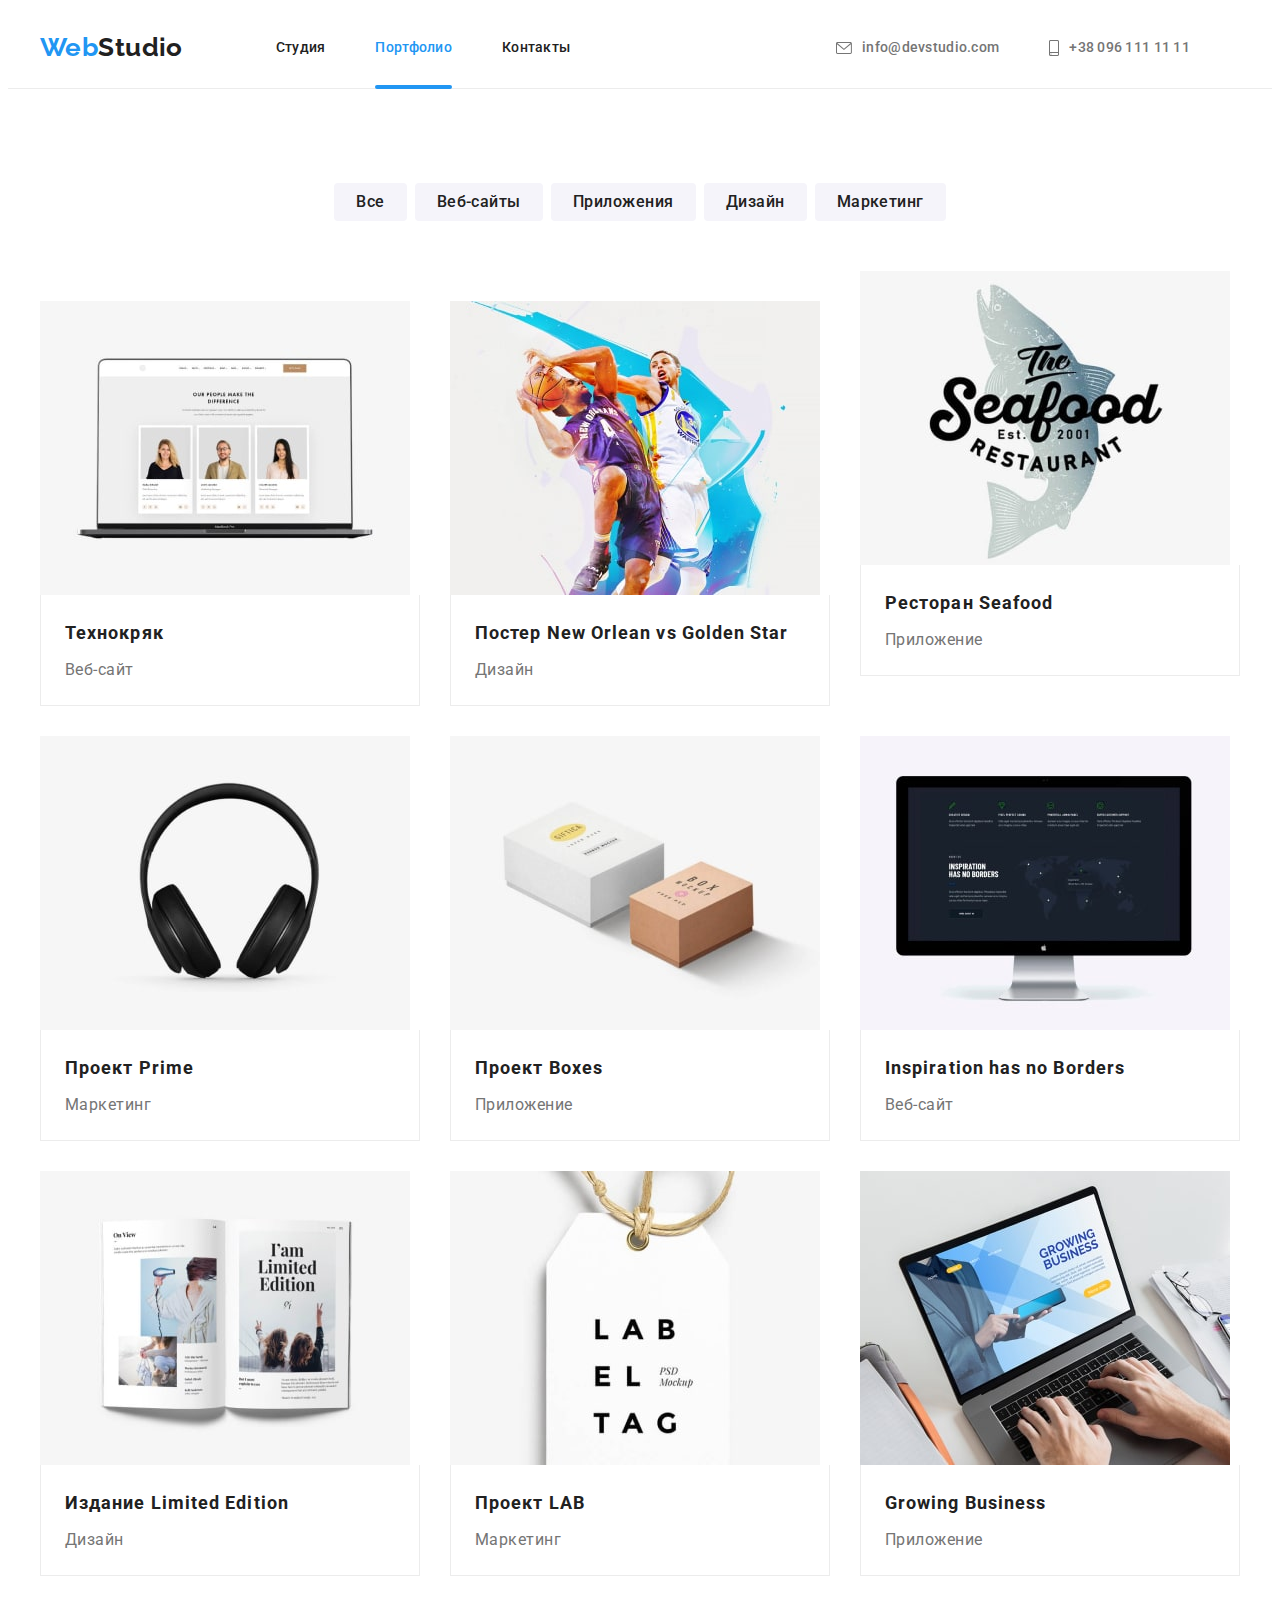
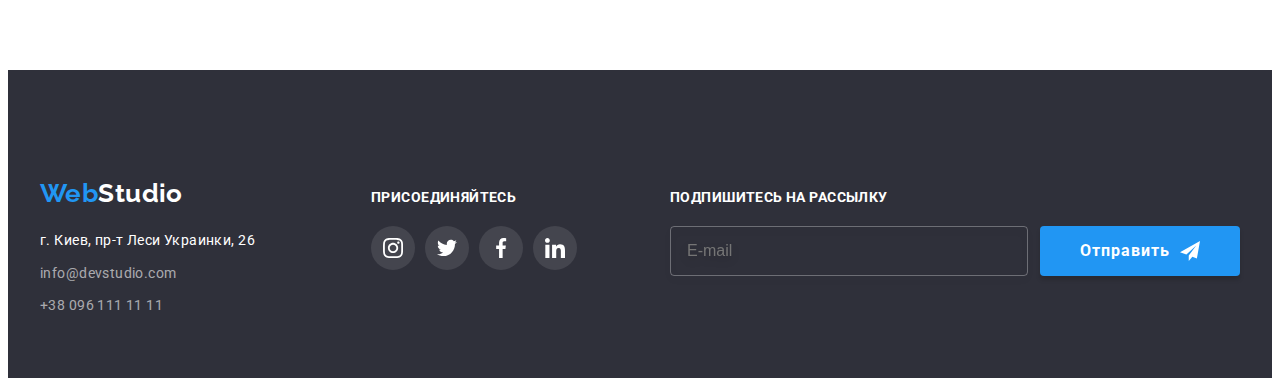
<file: portfolio.html>
<!DOCTYPE html>
<html lang="ru">
<head>
    <meta charset="UTF-8">
    <meta http-equiv="X-UA-Compatible" content="IE=edge">
    <meta name="viewport" content="width=device-width, initial-scale=1.0">
    <link rel="preconnect" href="https://fonts.googleapis.com">
    <link rel="preconnect" href="https://fonts.gstatic.com" crossorigin>
    <link href="https://fonts.googleapis.com/css2?family=Raleway:wght@700&family=Roboto:wght@400;500;700;900&display=swap" rel="stylesheet">
    <link rel="stylesheet" href="https://cdnjs.cloudflare.com/ajax/libs/modern-normalize/1.1.0/modern-normalize.min.css"
        integrity="sha512-wpPYUAdjBVSE4KJnH1VR1HeZfpl1ub8YT/NKx4PuQ5NmX2tKuGu6U/JRp5y+Y8XG2tV+wKQpNHVUX03MfMFn9Q=="
        crossorigin="anonymous" referrerpolicy="no-referrer" />
    <link rel="stylesheet" href="./css/main.min.css">
    <title>Document</title>
    
</head>
<body>
    <header class="header">
        <div class="container header__container">
            <nav class="navigation">
                <a href="./index.html" class="logo__dark"> <span class="logo">Web</span>Studio</a>
                <ul class="navigation__list">
                    <li class="navigation__item"><a class="navigation__link "
                            href="./index.html">Студия</a></li>
                    <li class="navigation__item"><a class="navigation__link navigation__link__active navigation__link__active__color" href="./portfolio.html">Портфолио</a></li>
                    <li class="navigation__item"><a class="navigation__link" href="#">Контакты</a></li>
                </ul>
            </nav>
            <ul class="navigation-contacts">
                <li class="navigation-contacts__item">
                    <a class="navigation-contacts__link" href="mailto:info@devstudio.com">
                        <svg class="navigation-contacts__icon" width="16" height="12">
                            <use href="./images/icons.svg#icon-mail"></use>
                        </svg>
                        info@devstudio.com</a>
                </li>
    
                <li class="navigation-contacts__item"><a class="navigation-contacts__link" href="tel:+380961111111">
                        <svg class="navigation-contacts__icon" width="10" height="16">
                            <use href="./images/icons.svg#icon-smartphone"></use>
                        </svg>
                        +38 096 111 11 11</a>
                </li>
            </ul>
            <button type="button" class="mob-menu__btn" data-menu-open>
                <svg class="mob-menu__icon--open" width="40" height="40">
                    <use href="./images/icons.svg#menu"></use>
                </svg></button>
        </div>
    
    
        <div class="mob-menu is-hidden" data-menu>
            <div class="mob-menu__thumb">
                <button type="button" class="mob-menu__close " data-menu-close><svg class="mob-menu__icon--close" width="40"
                        height="40">
                        <use href="./images/icons.svg#icon-close-black"></use>
                    </svg></button>
                <div class="mob-menu-top">
                    <ul class="mob-menu__nav">
                        <li class="mob-menu__item">
                            <a class="mob-menu__link " href="./index.html" rel="noreferrer">Студия</a>
                        </li>
                        <li class="mob-menu__item">
                            <a class="mob-menu__link mob-menu__link--active" href="./portfolio.html">Портфолио</a>
                        </li>
                        <li class="mob-menu__item">
                            <a class="mob-menu__link" href="">Контакты</a>
                        </li>
                    </ul>
                </div>
                <div class="mob-menu-botom">
                    <ul class="mob-menu__communication">
                        <li class="communication__item">
                            <a class="communication__link--tel" href="tel:+380991111111">
                                +38 099 111 11 11</a>
                        </li>
                        <li class="communication__item">
                            <a class="communication__link" href="mailto:info@example.com">
                                info@example.com</a>
                        </li>
                    </ul>
                    <ul class="mob-menu__community">
                        <li class="community__item"> <a class="community__link" href=""> Instagram</a></li>
                        <li class="community__item"><a class="community__link" href="">Twitter</a></li>
                        <li class="community__item"><a class="community__link" href="">Facebook</a></li>
                        <li class="community__item"><a class="community__link" href="">LinkedIn</a></li>
                    </ul>
                </div>
            </div>
        </div>
    </header>

<main>
    <section class="section">
        <div class="container">
            <h1 class="hide-title">Наши проэкты</h1>
            <ul class="filter__list">
                <li class="filter__item"><button type="button" class="filter__btn">Все</button></li>
                <li class="filter__item"><button type="button" class="filter__btn">Веб-сайты</button></li>
                <li class="filter__item"><button type="button" class="filter__btn">Приложения</button></li>
                <li class="filter__item"><button type="button" class="filter__btn">Дизайн</button></li>
                <li class="filter__item"><button type="button" class="filter__btn">Маркетинг</button></li>
            </ul>

            <ul class="portfolio">
                <li class="portfolio__item">
                    <a class="portfolio__link" href="">
                        <div class="portfolio__wrap">
                            <picture>
                                <source srcset="
                                ./images/portfolio1-desktop-1200-min.jpg 1x, 
                                ./images/portfolio1-desktop-1200-2x-min.jpg 2x" media="(min-width: 1200px)">
                                <source srcset="
                                ./images/portfolio1-tablet-768-min.jpg 1x, 
                                ./images/portfolio1-tablet-768-2x-min.jpg 2x" media="(min-width: 768px)">
                                <source srcset="
                                ./images/portfolio1-mobile-480-min.jpg 1x, 
                                ./images/portfolio1-mobile-480-2x-min.jpg 2x" media="(min-width: 480px)">
                                <img src="./images/portfolio1-desktop-1200-2x-min.jpg" alt="Фотография ноутбука">
                            </picture>
                            <p class="portfolio__text-content">Технокряк это современная площадка распространения коронавируса. Компании используют эту платформу для цифрового
                            шпионажа и атак на защищённые сервера конкурентов.</p>
                        </div>
                    <div class="portfolio__border portfolio-padding">
                        <h2 class="portfolio__title">Технокряк</h2>
                        <p class="portfolio__text">Веб-сайт</p>   
                    </div>
                </a>
                </li>

                <li class="portfolio__item">
                    <a class="portfolio__link" href="">
                        <div class="portfolio__wrap">
                                <picture>
                                <source srcset="
                                ./images/portfolio2-desktop-1200-min.jpg 1x, 
                                ./images/portfolio2-desktop-1200-2x-min.jpg 2x" media="(min-width: 1200px)">
                                <source srcset="
                                ./images/portfolio2-tablet-768-min.jpg 1x, 
                                ./images/portfolio2-tablet-768-2x-min.jpg 2x" media="(min-width: 768px)">
                                <source srcset="
                                ./images/portfolio2-mobile-480-min.jpg 1x, 
                                ./images/portfolio2-mobile-480-2x-min.jpg 2x" media="(min-width: 480px)">
                                <img src="./images/portfolio2-mobile-480-2x-min.jpg" alt="Два баскетболиста">
                            </picture>
                            <p class="portfolio__text-content">Технокряк это современная площадка распространения коронавируса. Компании используютэту платформу для цифрового
                            шпионажа и атак на защищённые сервера конкурентов.</p>
                        </div>
                    <div class="portfolio__border portfolio-padding">
                        <h2 class="portfolio__title">Постер <span lang="en">New Orlean vs Golden Star</span> </h2>
                        <p class="portfolio__text">Дизайн</p>
                    </div>
                    </a>
                </li>

                <li class="portfolio__item">
                    <a class="portfolio__link" href="">
                    <div class="portfolio__wrap">
                            <picture>
                                <source srcset="
                                ./images/portfolio3-desktop-1200-min.jpg 1x, 
                                ./images/portfolio3-desktop-1200-2x-min.jpg 2x" media="(min-width: 1200px)">
                                <source srcset="
                                ./images/portfolio3-tablet-768-min.jpg 1x, 
                                ./images/portfolio3-tablet-768-2x-min.jpg 2x" media="(min-width: 768px)">
                                <source srcset="
                                ./images/portfolio3-mobile-480-min.jpg 1x, 
                                ./images/portfolio3-mobile-480-2x-min.jpg 2x" media="(min-width: 480px)">
                                <img src="./images/portfolio3-mobile-480-2x-min.jpg" alt="Эмблема ресторана">
                            </picture>

                        <p class="portfolio__text-content">Технокряк это современная площадка распространения коронавируса. Компании используютэту платформу для цифрового
                        шпионажа и атак на защищённые сервера конкурентов.</p>
                    </div>
                    <div class="portfolio__border portfolio-padding">
                        <h2 class="portfolio__title">Ресторан <span lang="en">Seafood</span> </h2>
                        <p class="portfolio__text">Приложение</p>
                    </div>
                    </a>
                </li>

                <li class="portfolio__item">
                    <a class="portfolio__link" href="">
                    <div class="portfolio__wrap">
                            <picture>
                                <source srcset="
                                ./images/portfolio4-desktop-1200-min.jpg 1x, 
                                ./images/portfolio4-desktop-1200-2x-min.jpg 2x" media="(min-width: 1200px)">
                                <source srcset="
                                ./images/portfolio4-tablet-768-min.jpg 1x, 
                                ./images/portfolio4-tablet-768-2x-min.jpg 2x" media="(min-width: 768px)">
                                <source srcset="
                                ./images/portfolio4-mobile-480-min.jpg 1x, 
                                ./images/portfolio4-mobile-480-2x-min.jpg 2x" media="(min-width: 480px)">
                                <img src="./images/portfolio4-mobile-480-2x-min.jpg" alt="Фото наушников">
                            </picture>
                        <p class="portfolio__text-content">Технокряк это современная площадка распространения коронавируса. Компании используютэту платформу для цифрового
                        шпионажа и атак на защищённые сервера конкурентов.</p>
                    </div>
                    <div class="portfolio__border portfolio-padding">
                    <h2 class="portfolio__title">Проект <span lang="en">Prime</span> </h2>
                    <p class="portfolio__text">Маркетинг</p>
                    </div>
                    </a>
                </li>

                <li class="portfolio__item">
                    <a class="portfolio__link" href="">
                    <div class="portfolio__wrap">
                            <picture>
                                <source srcset="
                                ./images/portfolio5-desktop-1200-min.jpg 1x, 
                                ./images/portfolio5-desktop-1200-2x-min.jpg 2x" media="(min-width: 1200px)">
                                <source srcset="
                                ./images/portfolio5-tablet-768-min.jpg 1x, 
                                ./images/portfolio5-tablet-768-2x-min.jpg 2x" media="(min-width: 768px)">
                                <source srcset="
                                ./images/portfolio5-mobile-480-min.jpg 1x, 
                                ./images/portfolio5-mobile-480-2x-min.jpg 2x" media="(min-width: 480px)">
                                <img src="./images/portfolio5-mobile-480-2x-min.jpg" alt="Две коробки">
                            </picture>
                        <p class="portfolio__text-content">Технокряк это современная площадка распространения коронавируса. Компании используютэту платформу для цифрового
                        шпионажа и атак на защищённые сервера конкурентов.</p>
                    </div>
                    <div class="portfolio__border portfolio-padding">
                    <h2 class="portfolio__title">Проект <span lang="en">Boxes</span> </h2>
                    <p class="portfolio__text">Приложение</p>
                    </div>
                    </a>
                </li>

                <li class="portfolio__item">
                    <a class="portfolio__link" href="">
                    <div class="portfolio__wrap">
                            <picture>
                                <source srcset="
                                ./images/portfolio6-desktop-1200-min.jpg 1x, 
                                ./images/portfolio6-desktop-1200-2x-min.jpg 2x" media="(min-width: 1200px)">
                                <source srcset="
                                ./images/portfolio6-tablet-768-min.jpg 1x, 
                                ./images/portfolio6-tablet-768-2x-min.jpg 2x" media="(min-width: 768px)">
                                <source srcset="
                                ./images/portfolio6-mobile-480-min.jpg 1x, 
                                ./images/portfolio6-mobile-480-2x-min.jpg 2x" media="(min-width: 480px)">
                                <img src="./images/portfolio6-mobile-480-2x-min.jpg" alt="Монитор">
                            </picture>
                        <p class="portfolio__text-content">Технокряк это современная площадка распространения коронавируса. Компании используютэту платформу для цифрового
                        шпионажа и атак на защищённые сервера конкурентов.</p>
                    </div>
                    <div class="portfolio__border portfolio-padding">
                    <h2 class="portfolio__title" lang="en">Inspiration has no Borders</h2>
                    <p class="portfolio__text">Веб-сайт</p>
                    </div>
                    </a>
                </li>

                <li class="portfolio__item">
                    <a class="portfolio__link" href="">
                    <div class="portfolio__wrap">
                                <picture>
                                <source srcset="
                                ./images/portfolio7-desktop-1200-min.jpg 1x, 
                                ./images/portfolio7-desktop-1200-2x-min.jpg 2x" media="(min-width: 1200px)">
                                <source srcset="
                                ./images/portfolio7-tablet-768-min.jpg 1x, 
                                ./images/portfolio7-tablet-768-2x-min.jpg 2x" media="(min-width: 768px)">
                                <source srcset="
                                ./images/portfolio7-mobile-480-min.jpg 1x, 
                                ./images/portfolio7-mobile-480-2x-min.jpg 2x" media="(min-width: 480px)">
                                <img src="./images/portfolio7-mobile-480-2x-min.jpg" alt="Открытая книга">
                            </picture>
                        <p class="portfolio__text-content">Технокряк это современная площадка распространения коронавируса. Компании используютэту платформу для цифрового
                        шпионажа и атак на защищённые сервера конкурентов.</p>
                    </div>
                    <div class="portfolio__border portfolio-padding">
                    <h2 class="portfolio__title">Издание <span lang="en">Limited Edition</span> </h2>
                    <p class="portfolio__text">Дизайн</p>
                    </div>
                    </a>
                </li>

                <li class="portfolio__item">
                    <a class="portfolio__link" href="">
                    <div class="portfolio__wrap">
                            <picture>
                                <source srcset="
                                ./images/portfolio8-desktop-1200-min.jpg 1x, 
                                ./images/portfolio8-desktop-1200-2x-min.jpg 2x" media="(min-width: 1200px)">
                                <source srcset="
                                ./images/portfolio8-tablet-768-min.jpg 1x, 
                                ./images/portfolio8-tablet-768-2x-min.jpg 2x" media="(min-width: 768px)">
                                <source srcset="
                                ./images/portfolio8-mobile-480-min.jpg 1x, 
                                ./images/portfolio8-mobile-480-2x-min.jpg 2x" media="(min-width: 480px)">
                                <img src="./images/portfolio8-mobile-480-2x-min.jpg" alt="Эмблема проэкта">
                            </picture>
                        <p class="portfolio__text-content">Технокряк это современная площадка распространения коронавируса. Компании используютэту платформу для цифрового
                        шпионажа и атак на защищённые сервера конкурентов.</p>
                    </div>
                    <div class="portfolio__border portfolio-padding">
                    <h2 class="portfolio__title">Проект <span lang="en">LAB</span></h2>
                    <p class="portfolio__text">Маркетинг</p>
                    </div>
                    </a>
                </li>

                <li class="portfolio__item">
                    <a class="portfolio__link" href="">
                    <div class="portfolio__wrap">
                                <picture>
                                <source srcset="
                                ./images/portfolio9-desktop-1200-min.jpg 1x, 
                                ./images/portfolio9-desktop-1200-2x-min.jpg 2x" media="(min-width: 1200px)">
                                <source srcset="
                                ./images/portfolio9-tablet-768-min.jpg 1x, 
                                ./images/portfolio9-tablet-768-2x-min.jpg 2x" media="(min-width: 768px)">
                                <source srcset="
                                ./images/portfolio9-mobile-480-min.jpg 1x, 
                                ./images/portfolio9-mobile-480-2x-min.jpg 2x" media="(min-width: 480px)">
                                <img src="./images/portfolio9-mobile-480-2x-min.jpg" alt="Реклама приложения на ноутбуке">
                            </picture>
                        <p class="portfolio__text-content">Технокряк это современная площадка распространения коронавируса. Компании используютэту платформу для цифрового
                        шпионажа и атак на защищённые сервера конкурентов.</p>
                    </div>
                    <div class="portfolio__border portfolio-padding">
                    <h2 class="portfolio__title" lang="en">Growing Business</h2>
                    <p class="portfolio__text">Приложение</p>
                    </div>
                    </a>
                </li>

            </ul>
        </div>
    </section>

</main>
    
    <footer class="footer">
        <div class="container footer-block">
            <div class="footer-contacts">
                <a class="logo__white" href="#"><span class="logo">Web</span>Studio</a>
                <address>
                    <ul class="footer-contacts__list">
                        <li class="footer-contacts__item">
                            <a class="footer-contacts__link" href="https://goo.gl/maps/mKmkBRbk66RdH9SZ9" target="-blank"
                                rel="noopener noreferrer">
                                г. Киев, пр-т Леси Украинки, 26</a>
                        </li>
    
                        <li class="footer-contacts__item">
                            <a class="footer-contacts__mail-tel" href="mailto:info@devstudio.com">info@devstudio.com</a>
                        </li>
    
                        <li class="footer-contacts__item">
                            <a class="footer-contacts__mail-tel" href="tel:+380961111111">+38 096 111 11 11</a>
                        </li>
                    </ul>
                </address>
            </div>
    
            <div class="footer-social">
                <h3 class="footer-social__title">присоединяйтесь</h3>
                <ul class="footer-social__list">
                    <li class="footer-social__item">
                        <a class="footer-social__link" href="#">
                            <svg class="footer-social__icon size-icon">
                                <use href="./images/icons.svg#icon-instagram"></use>
                            </svg>
                        </a>
                    </li>
                    <li class="footer-social__item">
                        <a class="footer-social__link" href="#">
                            <svg class="footer-social__icon size-icon">
                                <use href="./images/icons.svg#icon-twitter"></use>
                            </svg>
                        </a>
                    </li>
                    <li class="footer-social__item">
                        <a class="footer-social__link" href="#">
                            <svg class="footer-social__icon size-icon">
                                <use href="./images/icons.svg#icon-facebook"></use>
                            </svg>
                        </a>
                    </li>
                    <li class="footer-social__item">
                        <a class="footer-social__link" href="#">
                            <svg class="footer-social__icon size-icon">
                                <use href="./images/icons.svg#icon-linkedin"></use>
                            </svg>
                        </a>
                    </li>
                </ul>
            </div>
    
            <div class="footer-mailing">
                <h2 class="footer-mailing__title">Подпишитесь на рассылку</h2>
                <form action="#" class="footer-mailing__form">
                    <input type="email" id="mailing" class="footer-mailing__input" placeholder="E-mail">
                    <button type="submit" class="footer-mailing__btn">Отправить
                        <svg class="footer-mailing__icon" width="20" height="20">
                            <use href="./images/icons.svg#icon-send"></use>
                        </svg>
                    </button>
                </form>
            </div>
        </div>
    </footer>
    <script src="./js/menu.js"></script>
</body>
</html>
</file>
<file: css/main.min.css>
p,h1,h2,h3,h4,h5,h6{margin:0}ul{margin:0;padding:0;list-style:none}img{display:block;max-width:100%;height:auto}a{text-decoration:none;-webkit-transition:color 250ms cubic-bezier(0.4, 0, 0.2, 1);transition:color 250ms cubic-bezier(0.4, 0, 0.2, 1)}label{font-size:12px;line-height:1.16;color:var(--main-text-color);display:block;margin-bottom:4px}address{font-style:normal}textarea{resize:none}:root{--main-title-color: #ffffff;--second-title-color: #212121;--main-text-color: #757575;--footer-contacts-text-color: rgba(255, 255, 255, 0.6);--footer-link-color: #ffffff;--header-contacts-text-color: #757575;--hover-focus-color: #2196f3;--hero-btn-color: #188ce8;--web-logo-color: #2196f3;--studio-header-logo-color: #212121;--studio-footer-logo-color: #ffffff;--main-btn-color: #ffffff;--background-btn-color: #2196f3;--background-portfolio-btn-color: #f5f4fa;--background-hero-footer-color: #2f303a;--background-commands-color: #f5f4fa;--background-item-commads: #ffffff;--second-btn-color: #212121;--portfolio-btn-accent-color: #ffffff}.hide-title{border:0;clip:rect(0 0 0 0);height:1px;margin:-1px;overflow:hidden;padding:0;position:absolute;white-space:nowrap;width:1px}body{font-family:Roboto, sans-serif;font-size:14px;line-height:1.71;letter-spacing:0.03em;color:var(--main-text-color)}.container{width:100%;padding-left:15px;padding-right:15px;margin:0 auto}@media screen and (min-width: 480px){.container{width:480px}}@media screen and (min-width: 768px){.container{width:768px}}@media screen and (min-width: 1200px){.container{width:1200px}}.section{padding-top:60px;padding-bottom:60px}@media screen and (min-width: 1200px){.section{padding-top:94px;padding-bottom:94px}}.section__title{font-weight:700;font-size:28px;line-height:1.17;text-align:center;color:var(--second-title-color)}@media screen and (min-width: 1200px){.section__title{font-size:36px;line-height:1.16}}.size-icon{width:20px;height:20px;-webkit-transition:fill 250ms cubic-bezier(0.4, 0, 0.2, 1);transition:fill 250ms cubic-bezier(0.4, 0, 0.2, 1)}.peculiarities__icon{width:70px;height:70px}.customers__icon{width:106px;height:60px}.mob-menu{position:fixed;top:0;width:100vw;height:100vh;z-index:2;padding-left:40px;padding-top:48px;padding-bottom:48px;background-color:var(--main-title-color)}.mob-menu .mob-menu__thumb{height:100%;display:-webkit-box;display:-ms-flexbox;display:flex;-webkit-box-orient:vertical;-webkit-box-direction:normal;-ms-flex-direction:column;flex-direction:column;-webkit-box-pack:justify;-ms-flex-pack:justify;justify-content:space-between}@media screen and (min-width: 768px){.mob-menu{display:none}}.mob-menu__btn{background-color:transparent;border:none;margin-left:auto;display:-webkit-box;display:-ms-flexbox;display:flex;-webkit-box-align:center;-ms-flex-align:center;align-items:center;-webkit-box-pack:center;-ms-flex-pack:center;justify-content:center;-webkit-transition-property:fill;transition-property:fill;-webkit-transition-duration:250ms;transition-duration:250ms;-webkit-transition-timing-function:cubic-bezier(0.4, 0, 0.2, 1);transition-timing-function:cubic-bezier(0.4, 0, 0.2, 1)}.mob-menu__btn:hover,.mob-menu__btn:focus{fill:#2196f3}@media screen and (min-width: 768px){.mob-menu__btn{display:none}}.mob-menu__close{position:absolute;top:10px;right:15px;background-color:transparent;border:none;margin-left:auto;display:-webkit-box;display:-ms-flexbox;display:flex;-webkit-box-align:center;-ms-flex-align:center;align-items:center;-webkit-box-pack:center;-ms-flex-pack:center;justify-content:center;-webkit-transition-property:fill;transition-property:fill;-webkit-transition-duration:250ms;transition-duration:250ms;-webkit-transition-timing-function:cubic-bezier(0.4, 0, 0.2, 1);transition-timing-function:cubic-bezier(0.4, 0, 0.2, 1)}.mob-menu__close:hover,.mob-menu__close:focus{fill:#2196f3}@media screen and (min-width: 768px){.mob-menu__close{display:none}}.mob-menu__item{font-weight:500;font-size:40px;line-height:1.18;letter-spacing:0.02em;color:var(--second-title-color)}.mob-menu__item:not(:last-child){margin-bottom:32px}.mob-menu__link{color:var(--second-title-color)}.mob-menu__link:hover,.mob-menu__link:focus{color:var(--hover-focus-color)}.mob-menu__link--active{color:var(--hover-focus-color)}.communication__item{font-weight:500;font-size:24px;line-height:1.17;letter-spacing:0.02em;color:var(--main-text-color)}.communication__item:not(:last-child){margin-bottom:32px}.communication__link{font-weight:500;font-size:24px;line-height:1.17;letter-spacing:0.02em;color:var(--main-text-color)}.communication__link:hover{color:#2196f3}.communication__link--tel{font-weight:500;font-size:34px;line-height:1.18;letter-spacing:0.02em;color:var(--main-text-color);color:#2196f3}.mob-menu__community{margin-top:64px;display:-webkit-box;display:-ms-flexbox;display:flex;-ms-flex-wrap:wrap;flex-wrap:wrap;margin-right:-10px;margin-left:-10px}.community__item{font-weight:500;font-size:18px;line-height:1.22;letter-spacing:0.02em;color:var(--hover-focus-color)}.community__item:not(:last-child){border-right:1px solid rgba(33,33,33,0.2)}.community__link{font-weight:500;font-size:18px;line-height:1.22;letter-spacing:0.02em;color:var(--hover-focus-color);margin-right:10px;margin-left:10px}.mob-menu__icon--close{-webkit-transition:border-color 250ms cubic-bezier(0.4, 0, 0.2, 1);transition:border-color 250ms cubic-bezier(0.4, 0, 0.2, 1)}.mob-menu__icon--close:hover{fill:#2196f3}.header{border:1px solid #ececec;border-top-style:none;border-right-style:none;border-left-style:none}.logo{font-family:Raleway;font-weight:700;font-size:26px;line-height:1.19;color:var(--web-logo-color)}.logo__dark{font-family:Raleway;font-weight:700;font-size:26px;line-height:1.19;padding:15px 0;color:var(--studio-header-logo-color)}@media screen and (min-width: 768px){.logo__dark{padding-bottom:25px;padding-top:24px;margin-right:93px}}.header__container{display:-webkit-box;display:-ms-flexbox;display:flex;-webkit-box-align:center;-ms-flex-align:center;align-items:center;-webkit-box-pack:justify;-ms-flex-pack:justify;justify-content:space-between}.navigation{display:-webkit-box;display:-ms-flexbox;display:flex;-webkit-box-align:center;-ms-flex-align:center;align-items:center}.navigation__link{display:block;font-weight:500;font-size:14px;line-height:1.14;letter-spacing:0.02em;color:var(--second-title-color);position:relative}.navigation__link:hover,.navigation__link:focus{color:var(--hover-focus-color)}@media screen and (min-width: 768px){.navigation__link{padding-top:32px;padding-bottom:32px}}.navigation__list{display:-webkit-box;display:-ms-flexbox;display:flex}@media screen and (max-width: 768px){.navigation__list{display:none}}.navigation__item:not(:last-child){margin-right:50px}.navigation__link.navigation__link__active::after{content:'';width:100%;height:4px;background-color:#2196f3;position:absolute;display:block;bottom:-1px;left:0;border-radius:2px}.navigation__link__active__color{color:#2196f3}.navigation-contacts__link{color:var(--header-contacts-text-color);display:-webkit-box;display:-ms-flexbox;display:flex;-webkit-box-align:center;-ms-flex-align:center;align-items:center;-webkit-box-pack:center;-ms-flex-pack:center;justify-content:center}.navigation-contacts__link:hover,.navigation-contacts__link:focus{color:var(--hover-focus-color)}@media screen and (min-width: 768px){.navigation-contacts__link{padding:0px}.navigation-contacts__link:not(:last-child){margin-bottom:10px}}.navigation-contacts__icon{fill:currentColor;margin-right:10px}.navigation-contacts__item{display:-webkit-box;display:-ms-flexbox;display:flex}.navigation-contacts__item:not(:last-child){margin-bottom:10px}@media screen and (min-width: 1200px){.navigation-contacts__item{margin-right:50px}.navigation-contacts__item:not(:last-child){margin-bottom:0px}}.navigation-contacts{font-weight:500;font-size:14px;line-height:1.14;letter-spacing:0.02em;color:var(--header-contacts-text-color);margin-left:auto}@media screen and (max-width: 768px){.navigation-contacts{display:none}}@media screen and (min-width: 768px){.navigation-contacts{-ms-flex-wrap:wrap;flex-wrap:wrap;margin-left:auto}}@media screen and (min-width: 1200px){.navigation-contacts{display:-webkit-box;display:-ms-flexbox;display:flex}}@media screen and (min-width: 1200px){.navigation__link,.navigation-contacts__link{padding-top:32px;padding-bottom:32px}}.contacts-icon:hover,.contacts-icon:focus{fill:currentColor}.hero{background-color:var(--background-hero-footer-color);margin:0 auto;padding:118px 0;text-align:center;background-image:-webkit-gradient(linear, left top, left bottom, from(rgba(47,48,58,0.4)), to(rgba(47,48,58,0.4))),url(../images/header-mobile-480-min.jpg);background-image:linear-gradient(rgba(47,48,58,0.4), rgba(47,48,58,0.4)),url(../images/header-mobile-480-min.jpg);background-repeat:no-repeat;background-position:center;background-size:cover}@media (min-device-pixel-ratio: 2), (-webkit-min-device-pixel-ratio: 2), (min-resolution: 192dpi), (min-resolution: 2dppx){.hero{background-image:-webkit-gradient(linear, left top, left bottom, from(rgba(47,48,58,0.4)), to(rgba(47,48,58,0.4))),url(../images/header-mobile-480-2x-min.jpg);background-image:linear-gradient(rgba(47,48,58,0.4), rgba(47,48,58,0.4)),url(../images/header-mobile-480-2x-min.jpg)}}@media screen and (min-width: 768px){.hero{background-image:-webkit-gradient(linear, left top, left bottom, from(rgba(47,48,58,0.4)), to(rgba(47,48,58,0.4))),url(../images/header-tablet-768-min.jpg);background-image:linear-gradient(rgba(47,48,58,0.4), rgba(47,48,58,0.4)),url(../images/header-tablet-768-min.jpg)}}@media screen and (min-width: 768px) and (min-device-pixel-ratio: 2), screen and (min-width: 768px) and (-webkit-min-device-pixel-ratio: 2), screen and (min-width: 768px) and (min-resolution: 192dpi), screen and (min-width: 768px) and (min-resolution: 2dppx){.hero{background-image:-webkit-gradient(linear, left top, left bottom, from(rgba(47,48,58,0.4)), to(rgba(47,48,58,0.4))),url(../images/header-tablet-768-2x-min.jpg);background-image:linear-gradient(rgba(47,48,58,0.4), rgba(47,48,58,0.4)),url(../images/header-tablet-768-2x-min.jpg)}}@media screen and (min-width: 1200px){.hero{max-width:1600px;padding:200px 0;background-image:-webkit-gradient(linear, left top, left bottom, from(rgba(47,48,58,0.4)), to(rgba(47,48,58,0.4))),url(../images/header-desktop-1200-min.jpg);background-image:linear-gradient(rgba(47,48,58,0.4), rgba(47,48,58,0.4)),url(../images/header-desktop-1200-min.jpg)}}@media screen and (min-width: 1200px) and (min-device-pixel-ratio: 2), screen and (min-width: 1200px) and (-webkit-min-device-pixel-ratio: 2), screen and (min-width: 1200px) and (min-resolution: 192dpi), screen and (min-width: 1200px) and (min-resolution: 2dppx){.hero{background-image:-webkit-gradient(linear, left top, left bottom, from(rgba(47,48,58,0.4)), to(rgba(47,48,58,0.4))),url(../images/header-desktop-1200-2x-min.jpg);background-image:linear-gradient(rgba(47,48,58,0.4), rgba(47,48,58,0.4)),url(../images/header-desktop-1200-2x-min.jpg)}}.hero__title{font-weight:900;font-size:26px;line-height:1.61;letter-spacing:0.06em;text-transform:uppercase;color:var(--main-title-color)}@media screen and (min-width: 1200px){.hero__title{font-size:44px;line-height:1.36;letter-spacing:0.06em}}.hero__btn{font-family:Roboto;font-weight:700;font-size:16px;line-height:1.87;letter-spacing:0.06em;color:var(--main-btn-color);background:var(--background-btn-color);-webkit-box-shadow:0px 4px 4px rgba(0,0,0,0.15);box-shadow:0px 4px 4px rgba(0,0,0,0.15);border-radius:4px;padding:10px 32px;cursor:pointer;border:transparent;margin-top:30px}@media screen and (min-width: 768px){.peculiarities{display:-webkit-box;display:-ms-flexbox;display:flex;-ms-flex-wrap:wrap;flex-wrap:wrap;margin-right:-30px}}@media screen and (min-width: 1200px){.peculiarities{-ms-flex-wrap:nowrap;flex-wrap:nowrap}}.peculiarities__item{margin-top:30px}.peculiarities__item:first-child{margin-top:0px}@media screen and (min-width: 768px){.peculiarities__item{-ms-flex-preferred-size:calc((100% - 30px) / 2);flex-basis:calc((100% - 30px) / 2);margin-left:30px}.peculiarities__item:nth-child(-n+2){margin-top:0px}.peculiarities__item:nth-child(2n+1){margin-left:0px}}@media screen and (min-width: 1200px){.peculiarities__item{-ms-flex-preferred-size:calc((100%-90px) / 4);flex-basis:calc((100%-90px) / 4);margin-top:0px;margin-left:0px;margin-right:30px}.peculiarities__item:last-child{margin-right:0px}}.peculiarities__title{font-weight:700;font-size:14px;line-height:1.14;text-transform:uppercase;color:var(--second-title-color)}@media screen and (max-width: 1200px){.peculiarities__title{text-align:center}}.peculiarities__text{margin-top:10px}.peculiarities__box{height:120px;display:-webkit-box;display:-ms-flexbox;display:flex;-webkit-box-align:center;-ms-flex-align:center;align-items:center;-webkit-box-pack:center;-ms-flex-pack:center;justify-content:center;background-color:#f5f4fa;border-radius:4px;margin-bottom:30px}.section_no-padding-top{padding-top:0px}@media screen and (max-width: 1200px){.section_no-padding-top{display:none}}.work{display:-webkit-box;display:-ms-flexbox;display:flex;margin-top:50px}.work__item{position:relative}.work__item:not(:last-child){margin-right:30px}.work__text{font-weight:700;line-height:1.14;color:#ffffff;text-transform:uppercase}.work__item>.work__text{position:absolute;bottom:0;left:0;background:rgba(47,48,58,0.8);width:100%;height:70px;display:-webkit-box;display:-ms-flexbox;display:flex;-webkit-box-align:center;-ms-flex-align:center;align-items:center;-webkit-box-pack:center;-ms-flex-pack:center;justify-content:center}.section__other-background{background-color:var(--background-commands-color)}.commands__title{font-weight:500;font-size:16px;line-height:1.18;text-align:center;color:var(--second-title-color)}.commands{margin-top:30px}@media screen and (min-width: 768px){.commands{display:-webkit-box;display:-ms-flexbox;display:flex;-ms-flex-wrap:wrap;flex-wrap:wrap}}@media screen and (min-width: 1200px){.commands{margin-top:50px;-ms-flex-wrap:nowrap;flex-wrap:nowrap}}.commands__text{text-align:center;margin-top:10px}.commands__indent{padding-top:30px;padding-bottom:30px}.commands__item{-webkit-box-shadow:0px 1px 3px rgba(0,0,0,0.12),0px 1px 1px rgba(0,0,0,0.14),0px 2px 1px rgba(0,0,0,0.2);box-shadow:0px 1px 3px rgba(0,0,0,0.12),0px 1px 1px rgba(0,0,0,0.14),0px 2px 1px rgba(0,0,0,0.2);border-radius:0px 0px 4px 4px;background:var(--background-item-commads);margin-top:30px}.commands__item:first-child{margin-top:0px}@media screen and (min-width: 768px){.commands__item{-ms-flex-preferred-size:calc((100% - 30px) / 2);flex-basis:calc((100% - 30px) / 2);margin-left:30px}.commands__item:nth-child(-n+2){margin-top:0px}.commands__item:nth-child(2n+1){margin-left:0px}}@media screen and (min-width: 1200px){.commands__item{-ms-flex-preferred-size:calc((100%-90px) / 4);flex-basis:calc((100%-90px) / 4);margin-top:0px;margin-left:0px;margin-right:30px}.commands__item:last-child{margin-right:0px}}.social__icon{fill:#afb1b8}.social__link:hover .social__icon,.social__link:focus .social__icon{fill:#ffffff}.social{display:-webkit-box;display:-ms-flexbox;display:flex;-webkit-box-pack:center;-ms-flex-pack:center;justify-content:center;margin-top:16px}.social__item{width:44px;height:44px}.social__item+.social{margin-left:10px}.social__link{width:100%;height:100%;border-radius:50%;display:-webkit-box;display:-ms-flexbox;display:flex;-webkit-box-align:center;-ms-flex-align:center;align-items:center;-webkit-box-pack:center;-ms-flex-pack:center;justify-content:center;-webkit-transition:fill 250ms cubic-bezier(0.4, 0, 0.2, 1),background-color 250ms cubic-bezier(0.4, 0, 0.2, 1);transition:fill 250ms cubic-bezier(0.4, 0, 0.2, 1),background-color 250ms cubic-bezier(0.4, 0, 0.2, 1)}.social__link:hover,.social__link:focus{background-color:#2196f3}.customers__icon{fill:#afb1b8;-webkit-transition:fill 250ms cubic-bezier(0.4, 0, 0.2, 1),background-color 250ms cubic-bezier(0.4, 0, 0.2, 1);transition:fill 250ms cubic-bezier(0.4, 0, 0.2, 1),background-color 250ms cubic-bezier(0.4, 0, 0.2, 1)}.customers__icon:hover,.customers__icon:focus{fill:#2196f3}.customers{margin-top:30px}@media screen and (min-width: 276px){.customers{display:-webkit-box;display:-ms-flexbox;display:flex;-ms-flex-wrap:wrap;flex-wrap:wrap;-webkit-box-pack:center;-ms-flex-pack:center;justify-content:center;-ms-flex-line-pack:center;align-content:center}}@media screen and (min-width: 1200px){.customers{margin-top:50px}}.customers__item{width:170px;height:92px;border:1px solid;border-radius:4px;border-color:#afb1b8;-webkit-transition:border-color 250ms cubic-bezier(0.4, 0, 0.2, 1);transition:border-color 250ms cubic-bezier(0.4, 0, 0.2, 1)}.customers__item:nth-child(n+2){margin-top:30px}.customers__item:hover,.customers__item:focus{color:#2196f3;border-color:#2196f3}@media screen and (min-width: 276px) and (max-width: 767px){.customers__item{-ms-flex-preferred-size:calc((100% - 30px) / 2);flex-basis:calc((100% - 30px) / 2);margin-left:30px}.customers__item:nth-child(-n+2){margin-top:0px}.customers__item:nth-child(2n+1){margin-left:0px}.customers__item:nth-child(n+3){margin-top:30px}}@media screen and (min-width: 768px){.customers__item{-ms-flex-preferred-size:calc((100% - 60px) / 3);flex-basis:calc((100% - 60px) / 3);margin-left:30px;margin-top:30px}.customers__item:nth-child(-n+3){margin-top:0px}.customers__item:nth-child(3n+1){margin-left:0px}}@media screen and (min-width: 1200px){.customers__item{-ms-flex-preferred-size:calc((100% - 150px) / 6);flex-basis:calc((100% - 150px) / 6);margin-top:0px;margin-left:0px;margin-right:30px}.customers__item:last-child{margin-right:0px}.customers__item:nth-child(n+2){margin-top:0px}}.customers__link{width:100%;height:100%;display:-webkit-box;display:-ms-flexbox;display:flex;-webkit-box-align:center;-ms-flex-align:center;align-items:center;-webkit-box-pack:center;-ms-flex-pack:center;justify-content:center}.customers__link:hover .customers__icon,.customers__link:focus .customers__icon{fill:#2196f3}.footer{background-color:var(--background-hero-footer-color);padding:60px 0;text-align:center}@media screen and (min-width: 1200px){.footer-contacts{-webkit-box-flex:1;-ms-flex-positive:1;flex-grow:1;margin-right:70px}}@media screen and (min-width: 1200px){.footer-contacts{margin-bottom:0px}}.footer-contacts__list{margin-top:20px}.footer-contacts__item:not(:first-child){margin-top:9px}.footer-contacts__link{font-family:Roboto;font-style:normal;font-weight:400;font-size:14px;line-height:1.71;letter-spacing:0.03em;color:var(--footer-link-color)}.footer-contacts__mail-tel{font-weight:400;font-size:14px;line-height:1.71;letter-spacing:0.03em;color:var(--footer-contacts-text-color)}.footer-contacts__mail-tel:hover,.footer-contacts__mail-tel:focus{color:var(--hover-focus-color)}@media screen and (max-width: 768px){.footer-social{margin-top:60px}}@media screen and (min-width: 1200px){.footer-social{margin-right:93px;margin-bottom:0px}}.footer-social__title{font-weight:700;font-size:14px;line-height:1.14;letter-spacing:3%;color:#ffffff;text-transform:uppercase}.footer-mailing__form{margin-top:20px;-webkit-box-pack:center;-ms-flex-pack:center;justify-content:center;text-align:center}@media screen and (min-width: 1200px){.footer-mailing__form{display:-webkit-box;display:-ms-flexbox;display:flex;-webkit-box-align:end;-ms-flex-align:end;align-items:flex-end}}.footer-social__list{display:-webkit-box;display:-ms-flexbox;display:flex;-webkit-box-pack:center;-ms-flex-pack:center;justify-content:center;margin-top:20px}.footer-social__item{border-radius:50%;background-color:rgba(255,255,255,0.1);width:44px;height:44px}.footer-social__item+.footer-social__item{margin-left:10px}.footer-social__icon{fill:#ffffff}.footer-social__link{width:100%;height:100%;border-radius:50%;display:-webkit-box;display:-ms-flexbox;display:flex;-webkit-box-align:center;-ms-flex-align:center;align-items:center;-webkit-box-pack:center;-ms-flex-pack:center;justify-content:center;-webkit-transition:fill 250ms cubic-bezier(0.4, 0, 0.2, 1),background-color 250ms cubic-bezier(0.4, 0, 0.2, 1);transition:fill 250ms cubic-bezier(0.4, 0, 0.2, 1),background-color 250ms cubic-bezier(0.4, 0, 0.2, 1)}.footer-social__link:hover,.footer-social__link:focus{background-color:#2196f3}.footer-mailing{display:block;margin-top:60px}.footer-mailing__title{text-transform:uppercase;color:var(--main-title-color);font-weight:700;font-size:14px;line-height:1.14;text-transform:uppercase}.footer-mailing__input{width:100%;height:50px;padding:15px 16px;margin-bottom:20px;border:1px solid rgba(255,255,255,0.3);-webkit-box-sizing:border-box;box-sizing:border-box;-webkit-filter:drop-shadow(0px 4px 4px rgba(0,0,0,0.15));filter:drop-shadow(0px 4px 4px rgba(0,0,0,0.15));border-radius:4px;font-size:16px;line-height:1.25;color:rgba(255,255,255,0.6);background-color:var(--hero-background-color);outline:none;-webkit-transition-property:border-color;transition-property:border-color;-webkit-transition-duration:250ms;transition-duration:250ms;-webkit-transition-timing-function:cubic-bezier(0.4, 0, 0.2, 1);transition-timing-function:cubic-bezier(0.4, 0, 0.2, 1)}@media screen and (min-width: 1200px){.footer-mailing__input{width:358px;margin-right:12px;margin-bottom:0px}}.footer-mailing__btn{font-family:Roboto;font-weight:700;font-size:16px;line-height:1.87;letter-spacing:0.06em;color:var(--main-btn-color);background:var(--background-btn-color);-webkit-box-shadow:0px 4px 4px rgba(0,0,0,0.15);box-shadow:0px 4px 4px rgba(0,0,0,0.15);border-radius:4px;padding:10px 32px;cursor:pointer;border:transparent;-webkit-box-pack:center;-ms-flex-pack:center;justify-content:center;width:200px;-webkit-box-align:center;-ms-flex-align:center;align-items:center}@media screen and (min-width: 1200px){.footer-mailing__btn{display:-webkit-box;display:-ms-flexbox;display:flex}}.footer-mailing__icon{margin-left:10px}@media screen and (min-width: 768px){.footer-block{-webkit-box-align:baseline;-ms-flex-align:baseline;align-items:baseline;display:-webkit-box;display:-ms-flexbox;display:flex}}@media screen and (min-width: 768px) and (max-width: 1199px){.footer-block{-ms-flex-wrap:wrap;flex-wrap:wrap;-ms-flex-pack:distribute;justify-content:space-around}}@media screen and (min-width: 1200px){.footer-block{text-align:left}}.logo__white{font-family:Raleway;font-weight:700;font-size:26px;line-height:1.19;color:var(--studio-footer-logo-color);display:block}.backdrop{width:100vw;height:100vh;background-color:rgba(0,0,0,0.2);position:fixed;top:0;-webkit-transition:opacity 1000ms cubic-bezier(0.4, 0, 0.2, 1),visibility 1000ms cubic-bezier(0.4, 0, 0.2, 1);transition:opacity 1000ms cubic-bezier(0.4, 0, 0.2, 1),visibility 1000ms cubic-bezier(0.4, 0, 0.2, 1)}@media screen and (max-width: 479px){.backdrop{padding:1px 15px}}.backdrop .backdrop.is-hidden .modal{-webkit-transform:translateX(50px);transform:translateX(50px);-webkit-transition:-webkit-transform 1000ms cubic-bezier(0.4, 0, 0.2, 1);transition:-webkit-transform 1000ms cubic-bezier(0.4, 0, 0.2, 1);transition:transform 1000ms cubic-bezier(0.4, 0, 0.2, 1);transition:transform 1000ms cubic-bezier(0.4, 0, 0.2, 1), -webkit-transform 1000ms cubic-bezier(0.4, 0, 0.2, 1)}.modal{width:100%;min-height:581px;background-color:#fff;border-radius:4px;-webkit-box-shadow:0px 1px 3px rgba(0,0,0,0.12),0px 1px 1px rgba(0,0,0,0.14),0px 2px 1px rgba(0,0,0,0.2);box-shadow:0px 1px 3px rgba(0,0,0,0.12),0px 1px 1px rgba(0,0,0,0.14),0px 2px 1px rgba(0,0,0,0.2);-webkit-transform:translateX(0);transform:translateX(0);-webkit-transition:-webkit-transform 1000ms cubic-bezier(0.4, 0, 0.2, 1);transition:-webkit-transform 1000ms cubic-bezier(0.4, 0, 0.2, 1);transition:transform 1000ms cubic-bezier(0.4, 0, 0.2, 1);transition:transform 1000ms cubic-bezier(0.4, 0, 0.2, 1), -webkit-transform 1000ms cubic-bezier(0.4, 0, 0.2, 1);padding:40px 40px}@media screen and (min-width: 480px){.modal{width:450px;position:absolute;top:50%;left:50%;-webkit-transform:translate(-50%, -50%);transform:translate(-50%, -50%)}}@media screen and (min-width: 1200px){.modal{width:528px}}.modal__close{position:absolute;width:30px;height:30px;top:8px;right:8px;border:1px solid rgba(0,0,0,0.1);background-color:transparent;border-radius:50%;display:-webkit-box;display:-ms-flexbox;display:flex;-webkit-box-pack:center;-ms-flex-pack:center;justify-content:center;-webkit-box-align:center;-ms-flex-align:center;align-items:center;cursor:pointer;-webkit-transition:border-color 250ms cubic-bezier(0.4, 0, 0.2, 1);transition:border-color 250ms cubic-bezier(0.4, 0, 0.2, 1)}.modal__close:hover,.modal__close:focus{color:#2196f3;border-color:#2196f3}.modal__icon{fill:#000000;-webkit-transition:fill 250ms cubic-bezier(0.4, 0, 0.2, 1),background-color 250ms cubic-bezier(0.4, 0, 0.2, 1);transition:fill 250ms cubic-bezier(0.4, 0, 0.2, 1),background-color 250ms cubic-bezier(0.4, 0, 0.2, 1)}.modal__icon:hover,.modal__icon:focus{fill:#2196f3}.modal__close:hover .modal__icon,.modal__close:focus .modal__icon{fill:#2196f3}.modal__text{font-weight:700;font-size:20px;line-height:1.15;text-align:center;letter-spacing:0.03em;color:#212121}.modal-form{margin-top:12px}.modal-form__wrap{position:relative}.modal-form__field:not(:first-child){margin-top:10px}.is-hidden{visibility:hidden;opacity:0;pointer-events:none}.modal-form__input{width:100%;height:40px;margin:0;border:1px solid rgba(33,33,33,0.2);-webkit-box-sizing:border-box;box-sizing:border-box;border-radius:4px;padding-right:15px;padding-left:42px;outline:none;-webkit-transition:border-color 250ms cubic-bezier(0.4, 0, 0.2, 1);transition:border-color 250ms cubic-bezier(0.4, 0, 0.2, 1)}.modal-form__input:focus{border-color:var(--hover-focus-color)}.modal-check__license{font-size:11px;line-height:24px;line-height:1.46%;-webkit-box-sizing:border-box;box-sizing:border-box;outline:none;-webkit-transition:border-color 250ms cubic-bezier(0.4, 0, 0.2, 1);transition:border-color 250ms cubic-bezier(0.4, 0, 0.2, 1)}@media screen and (min-width: 1200px){.modal-check__license{font-size:14px}}.modal-form__icon{position:absolute;left:12px;top:50%;-webkit-transform:translateY(-50%);transform:translateY(-50%);width:18px;height:18px;-webkit-transition:fill 250ms cubic-bezier(0.4, 0, 0.2, 1);transition:fill 250ms cubic-bezier(0.4, 0, 0.2, 1)}.modal-form__input:focus+.modal-form__icon{fill:var(--hover-focus-color)}.modal-form__comments{width:100%;height:120px;border:1px solid rgba(33,33,33,0.2);-webkit-box-sizing:border-box;box-sizing:border-box;border-radius:4px;padding:12px 16px;outline:none;display:block;-webkit-transition:border-color 250ms cubic-bezier(0.4, 0, 0.2, 1);transition:border-color 250ms cubic-bezier(0.4, 0, 0.2, 1)}.modal-form__comments:focus{border-color:var(--hover-focus-color)}.modal-form__comments::-webkit-input-placeholder{color:rgba(117,117,117,0.5)}.modal-form__comments:-ms-input-placeholder{color:rgba(117,117,117,0.5)}.modal-form__comments::-ms-input-placeholder{color:rgba(117,117,117,0.5)}.modal-form__comments::placeholder{color:rgba(117,117,117,0.5)}.modal-check{-webkit-box-pack:center;-ms-flex-pack:center;justify-content:center;margin-top:20px;display:-webkit-box;display:-ms-flexbox;display:flex}.modal-check__input:checked+.modal-check__text .modal-check__item{background-color:var(--hover-focus-color);border:none}.modal-check__item{width:16px;height:15px;border:2px solid var(--second-title-color);border-radius:2px;margin-right:8px;display:-webkit-box;display:-ms-flexbox;display:flex;-webkit-box-align:center;-ms-flex-align:center;align-items:center;-webkit-box-pack:center;-ms-flex-pack:center;justify-content:center}.modal-check__text{font-size:11px;line-height:24px;line-height:1.46%;display:-webkit-box;display:-ms-flexbox;display:flex;-webkit-box-align:center;-ms-flex-align:center;align-items:center}@media screen and (max-width: 479px){.modal-check__text{-ms-flex-wrap:wrap;flex-wrap:wrap}}@media screen and (min-width: 1200px){.modal-check__text{font-size:14px}}.modal-check__icon{fill:#ffffff}.modal-check__license{color:#2196f3;text-decoration:underline;margin-left:4px}.modal-check__license:focus{border-color:var(--hover-focus-color)}@media screen and (max-width: 479px){.modal-check__license{-ms-flex-wrap:wrap;flex-wrap:wrap}}.modal-btn{margin-top:30px;display:-webkit-box;display:-ms-flexbox;display:flex;-webkit-box-pack:center;-ms-flex-pack:center;justify-content:center}.modal-btn__btn{display:-webkit-box;display:-ms-flexbox;display:flex;-webkit-box-align:center;-ms-flex-align:center;align-items:center;-webkit-box-pack:center;-ms-flex-pack:center;justify-content:center;font-family:Roboto;font-weight:700;font-size:16px;line-height:1.87;letter-spacing:0.06em;color:var(--main-btn-color);background:var(--background-btn-color);-webkit-box-shadow:0px 4px 4px rgba(0,0,0,0.15);box-shadow:0px 4px 4px rgba(0,0,0,0.15);border-radius:4px;padding:10px 32px;cursor:pointer;border:transparent;width:200px}.portfolio__title{font-weight:700;font-size:18px;line-height:2;letter-spacing:0.06em;color:var(--second-title-color)}.filter__list{display:-webkit-box;display:-ms-flexbox;display:flex;-ms-flex-wrap:wrap;flex-wrap:wrap;-webkit-box-align:center;-ms-flex-align:center;align-items:center;margin-bottom:40px}@media screen and (max-width: 768px){.filter__list{margin-top:-15px}}@media screen and (min-width: 768px){.filter__list{-webkit-box-pack:center;-ms-flex-pack:center;justify-content:center;margin-bottom:30px}}@media screen and (min-width: 1200px){.filter__list{margin-bottom:50px}}.filter__item+.filter__item{margin-left:8px}@media screen and (max-width: 768px){.filter__item{margin-top:15px}}.filter__btn{font-family:Roboto;font-weight:500;font-size:16px;line-height:1.62;text-align:center;letter-spacing:0.03em;color:var(--second-btn-color);background-color:var(--background-portfolio-btn-color);cursor:pointer;border-radius:4px;border:0px;padding:6px 22px;-webkit-transition:color 250ms cubic-bezier(0.4, 0, 0.2, 1),background-color 250ms cubic-bezier(0.4, 0, 0.2, 1),-webkit-box-shadow 250ms cubic-bezier(0.4, 0, 0.2, 1);transition:color 250ms cubic-bezier(0.4, 0, 0.2, 1),background-color 250ms cubic-bezier(0.4, 0, 0.2, 1),-webkit-box-shadow 250ms cubic-bezier(0.4, 0, 0.2, 1);transition:color 250ms cubic-bezier(0.4, 0, 0.2, 1),background-color 250ms cubic-bezier(0.4, 0, 0.2, 1),box-shadow 250ms cubic-bezier(0.4, 0, 0.2, 1);transition:color 250ms cubic-bezier(0.4, 0, 0.2, 1),background-color 250ms cubic-bezier(0.4, 0, 0.2, 1),box-shadow 250ms cubic-bezier(0.4, 0, 0.2, 1),-webkit-box-shadow 250ms cubic-bezier(0.4, 0, 0.2, 1)}.filter__btn:focus,.filter__btn:hover{color:var(--portfolio-btn-accent-color);background-color:var(--background-btn-color);-webkit-box-shadow:0px 3px 1px rgba(0,0,0,0.1),0px 1px 2px rgba(0,0,0,0.08),0px 2px 2px rgba(0,0,0,0.12);box-shadow:0px 3px 1px rgba(0,0,0,0.1),0px 1px 2px rgba(0,0,0,0.08),0px 2px 2px rgba(0,0,0,0.12)}@media screen and (min-width: 768px){.portfolio{display:-webkit-box;display:-ms-flexbox;display:flex;-ms-flex-wrap:wrap;flex-wrap:wrap}}.portfolio-padding{padding:20px 24px}.portfolio__item{margin-top:30px}.portfolio__item:first-child{margin-top:0px}@media screen and (min-width: 768px){.portfolio__item{-ms-flex-preferred-size:calc((100% - 30px) / 2);flex-basis:calc((100% - 30px) / 2);margin-left:30px}.portfolio__item:nth-child(-n+2){margin-top:0px}.portfolio__item:nth-child(2n+1){margin-left:0px}}@media screen and (min-width: 1200px){.portfolio__item{-ms-flex-preferred-size:calc((100% - 60px) / 3);flex-basis:calc((100% - 60px) / 3);margin-left:30px;margin-top:30px}.portfolio__item:nth-child(-n+3){margin-top:0px}.portfolio__item:nth-child(2n+1){margin-left:30px}.portfolio__item:nth-child(-n+2){margin-top:30px}.portfolio__item:nth-child(3n+1){margin-left:0px}}.portfolio__item:hover,.portfolio__item:focus{-webkit-box-shadow:0px 1px 1px rgba(0,0,0,0.12),0px 4px 4px rgba(0,0,0,0.06),1px 4px 6px rgba(0,0,0,0.16);box-shadow:0px 1px 1px rgba(0,0,0,0.12),0px 4px 4px rgba(0,0,0,0.06),1px 4px 6px rgba(0,0,0,0.16)}.portfolio__wrap{position:relative;overflow:hidden}.portfolio__text{font-size:16px;line-height:1.87;letter-spacing:0.03em;color:var(--main-text-color);margin-top:4px}.portfolio__text-content{position:absolute;top:0;right:0;background-color:rgba(33,150,243,0.9);padding:63px 24px;font-size:18px;line-height:1.5;color:#ffffff;height:100%;overflow:auto;-webkit-transform:translateY(100%);transform:translateY(100%);-webkit-transition:-webkit-transform 250ms cubic-bezier(0.4, 0, 0.2, 1);transition:-webkit-transform 250ms cubic-bezier(0.4, 0, 0.2, 1);transition:transform 250ms cubic-bezier(0.4, 0, 0.2, 1);transition:transform 250ms cubic-bezier(0.4, 0, 0.2, 1), -webkit-transform 250ms cubic-bezier(0.4, 0, 0.2, 1)}.portfolio__link:hover .portfolio__text-content,.portfolio__link:focus .portfolio__text-content{-webkit-transform:translateY(0%);transform:translateY(0%)}@media screen and (min-width: 768px){.portfolio__text-content{padding:49px 24px}}@media screen and (min-width: 1200px){.portfolio__text-content{padding:63px 24px}}.portfolio__link{display:block;-webkit-transition-property:-webkit-box-shadow;transition-property:-webkit-box-shadow;transition-property:box-shadow;transition-property:box-shadow, -webkit-box-shadow;display:block}@media screen and (min-width: 768px) and (max-width: 1199px){.portfolio__link{display:-webkit-box;display:-ms-flexbox;display:flex;-webkit-box-orient:vertical;-webkit-box-direction:normal;-ms-flex-direction:column;flex-direction:column;height:100%}}.portfolio__link:hover,.portfolio__link:focus{-webkit-box-shadow:0px 4px 4px 0px #00000040;box-shadow:0px 4px 4px 0px #00000040}.portfolio__link:hover .portfolio__description,.portfolio__link:focus .portfolio__description{-webkit-transform:translateY(0);transform:translateY(0)}.portfolio__link:hover,.portfolio__link:focus{-webkit-box-shadow:0px 1px 1px rgba(0,0,0,0.12),0px 4px 4px rgba(0,0,0,0.06),1px 4px 6px rgba(0,0,0,0.16);box-shadow:0px 1px 1px rgba(0,0,0,0.12),0px 4px 4px rgba(0,0,0,0.06),1px 4px 6px rgba(0,0,0,0.16)}.portfolio__border{border:1px solid #ececec;border-top:none}
/*# sourceMappingURL=main.min.css.map */
</file>
